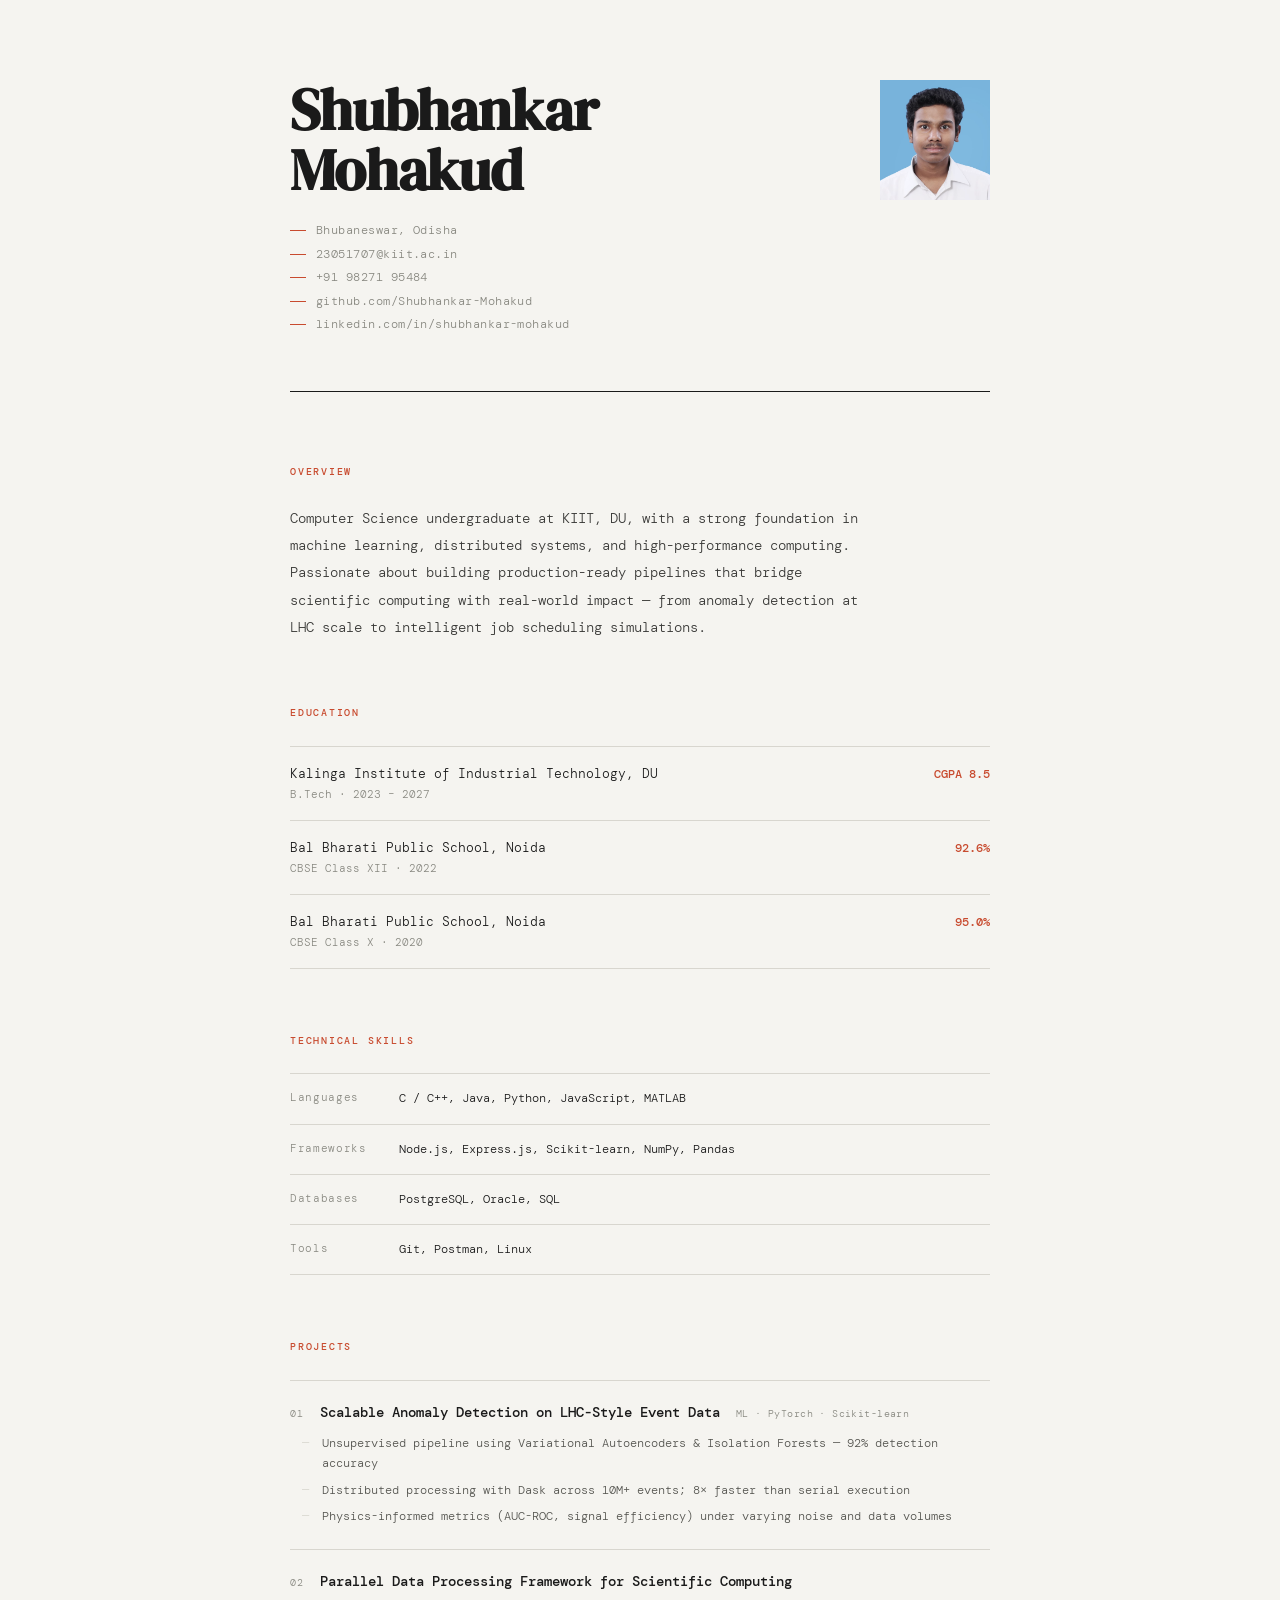
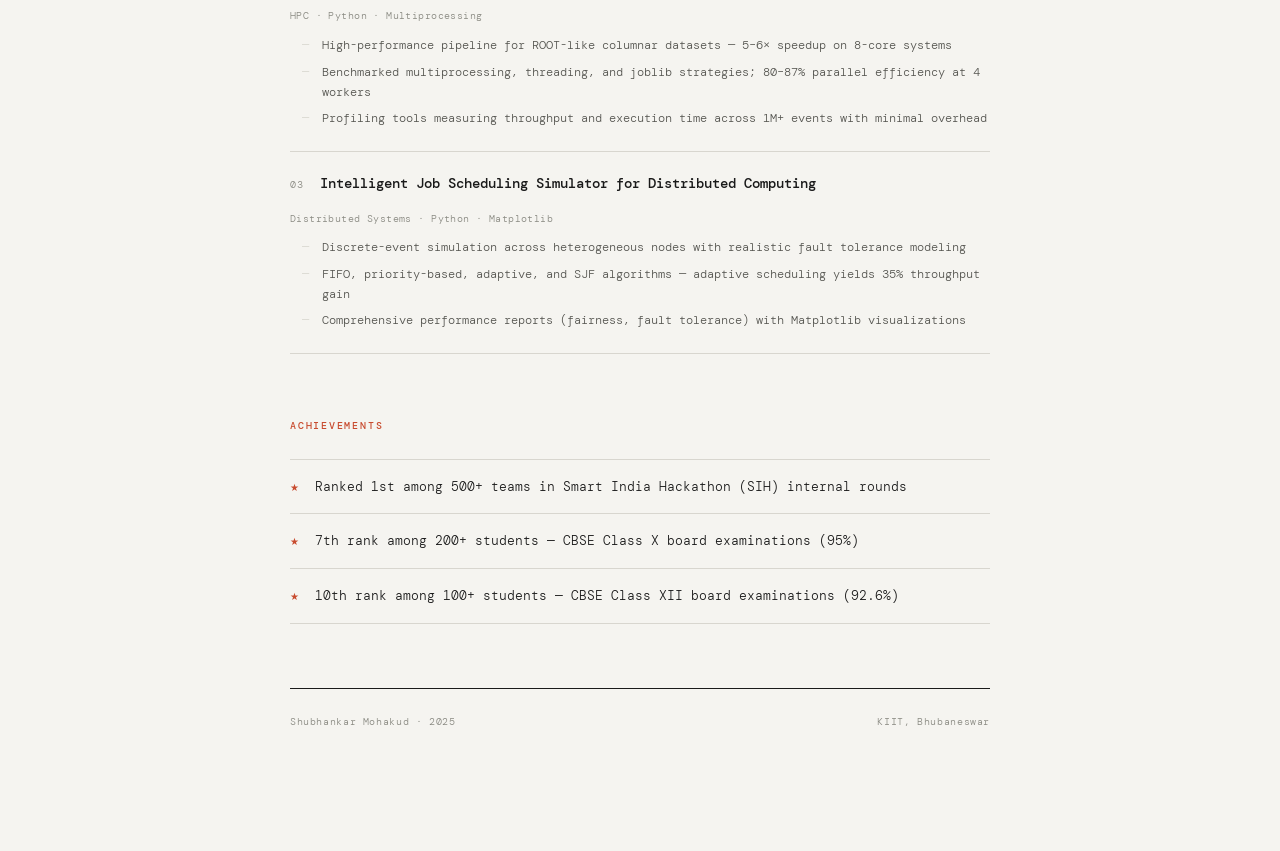
<file: L11/index.html>
<!DOCTYPE html>
<html lang="en">
<head>
  <meta charset="UTF-8">
  <meta name="viewport" content="width=device-width, initial-scale=1.0">
  <title>Shubhankar Mohakud — Portfolio</title>
  <link rel="stylesheet" href="style.css">
</head>
<body>
  <div class="page">

    <!-- HEADER -->
    <header>
      <div class="header-text">
        <h1 class="name">Shubhankar<br>Mohakud</h1>
        <div class="header-meta">
          <span>Bhubaneswar, Odisha</span>
          <span><a href="mailto:23051707@kiit.ac.in">23051707@kiit.ac.in</a></span>
          <span>+91 98271 95484</span>
          <span><a href="https://github.com/Shubhankar-Mohakud" target="_blank">github.com/Shubhankar-Mohakud</a></span>
          <span><a href="https://www.linkedin.com/in/shubhankar-mohakud-63bba1261/" target="_blank">linkedin.com/in/shubhankar-mohakud</a></span>
        </div>
      </div>
      <div class="photo-frame">
        <img src="[data-uri]" alt="Shubhankar Mohakud">
      </div>
    </header>

    <!-- OVERVIEW -->
    <section>
      <p class="section-label">Overview</p>
      <p class="overview-text">
        Computer Science undergraduate at KIIT, DU, with a strong foundation in machine learning, 
        distributed systems, and high-performance computing. Passionate about building production-ready 
        pipelines that bridge scientific computing with real-world impact — from anomaly detection at 
        LHC scale to intelligent job scheduling simulations.
      </p>
    </section>

    <!-- EDUCATION -->
    <section>
      <p class="section-label">Education</p>
      <ul class="edu-list">
        <li class="edu-item">
          <div>
            <div class="edu-name">Kalinga Institute of Industrial Technology, DU</div>
            <div class="edu-year">B.Tech · 2023 – 2027</div>
          </div>
          <div class="edu-grade">CGPA 8.5</div>
        </li>
        <li class="edu-item">
          <div>
            <div class="edu-name">Bal Bharati Public School, Noida</div>
            <div class="edu-year">CBSE Class XII · 2022</div>
          </div>
          <div class="edu-grade">92.6%</div>
        </li>
        <li class="edu-item">
          <div>
            <div class="edu-name">Bal Bharati Public School, Noida</div>
            <div class="edu-year">CBSE Class X · 2020</div>
          </div>
          <div class="edu-grade">95.0%</div>
        </li>
      </ul>
    </section>

    <!-- SKILLS -->
    <section>
      <p class="section-label">Technical Skills</p>
      <div class="skills-grid">
        <div class="skill-row">
          <span class="skill-key">Languages</span>
          <span class="skill-val">C / C++, Java, Python, JavaScript, MATLAB</span>
        </div>
        <div class="skill-row">
          <span class="skill-key">Frameworks</span>
          <span class="skill-val">Node.js, Express.js, Scikit-learn, NumPy, Pandas</span>
        </div>
        <div class="skill-row">
          <span class="skill-key">Databases</span>
          <span class="skill-val">PostgreSQL, Oracle, SQL</span>
        </div>
        <div class="skill-row">
          <span class="skill-key">Tools</span>
          <span class="skill-val">Git, Postman, Linux</span>
        </div>
      </div>
    </section>

    <!-- PROJECTS -->
    <section>
      <p class="section-label">Projects</p>
      <ol class="project-list">
        <li class="project-item">
          <div class="project-header">
            <span class="project-num">01</span>
            <a class="project-title" href="https://github.com/Shubhankar-Mohakud/LHC-Anamoly-Detection" target="_blank">
              Scalable Anomaly Detection on LHC-Style Event Data
            </a>
            <span class="project-tags">ML · PyTorch · Scikit-learn</span>
          </div>
          <ul class="project-bullets">
            <li>Unsupervised pipeline using Variational Autoencoders &amp; Isolation Forests — 92% detection accuracy</li>
            <li>Distributed processing with Dask across 10M+ events; 8× faster than serial execution</li>
            <li>Physics-informed metrics (AUC-ROC, signal efficiency) under varying noise and data volumes</li>
          </ul>
        </li>
        <li class="project-item">
          <div class="project-header">
            <span class="project-num">02</span>
            <a class="project-title" href="https://github.com/Shubhankar-Mohakud/Parallel-Data-Processing-Framework" target="_blank">
              Parallel Data Processing Framework for Scientific Computing
            </a>
            <span class="project-tags">HPC · Python · Multiprocessing</span>
          </div>
          <ul class="project-bullets">
            <li>High-performance pipeline for ROOT-like columnar datasets — 5–6× speedup on 8-core systems</li>
            <li>Benchmarked multiprocessing, threading, and joblib strategies; 80–87% parallel efficiency at 4 workers</li>
            <li>Profiling tools measuring throughput and execution time across 1M+ events with minimal overhead</li>
          </ul>
        </li>
        <li class="project-item">
          <div class="project-header">
            <span class="project-num">03</span>
            <a class="project-title" href="https://github.com/Shubhankar-Mohakud/Job-Scheduling-Simulator-for-Distributed-Computing" target="_blank">
              Intelligent Job Scheduling Simulator for Distributed Computing
            </a>
            <span class="project-tags">Distributed Systems · Python · Matplotlib</span>
          </div>
          <ul class="project-bullets">
            <li>Discrete-event simulation across heterogeneous nodes with realistic fault tolerance modeling</li>
            <li>FIFO, priority-based, adaptive, and SJF algorithms — adaptive scheduling yields 35% throughput gain</li>
            <li>Comprehensive performance reports (fairness, fault tolerance) with Matplotlib visualizations</li>
          </ul>
        </li>
      </ol>
    </section>

    <!-- ACHIEVEMENTS -->
    <section>
      <p class="section-label">Achievements</p>
      <ul class="achievement-list">
        <li>Ranked 1st among 500+ teams in Smart India Hackathon (SIH) internal rounds</li>
        <li>7th rank among 200+ students — CBSE Class X board examinations (95%)</li>
        <li>10th rank among 100+ students — CBSE Class XII board examinations (92.6%)</li>
      </ul>
    </section>

    <footer>
      <span>Shubhankar Mohakud · 2025</span>
      <span>KIIT, Bhubaneswar</span>
    </footer>

  </div>
</body>
</html>
</file>
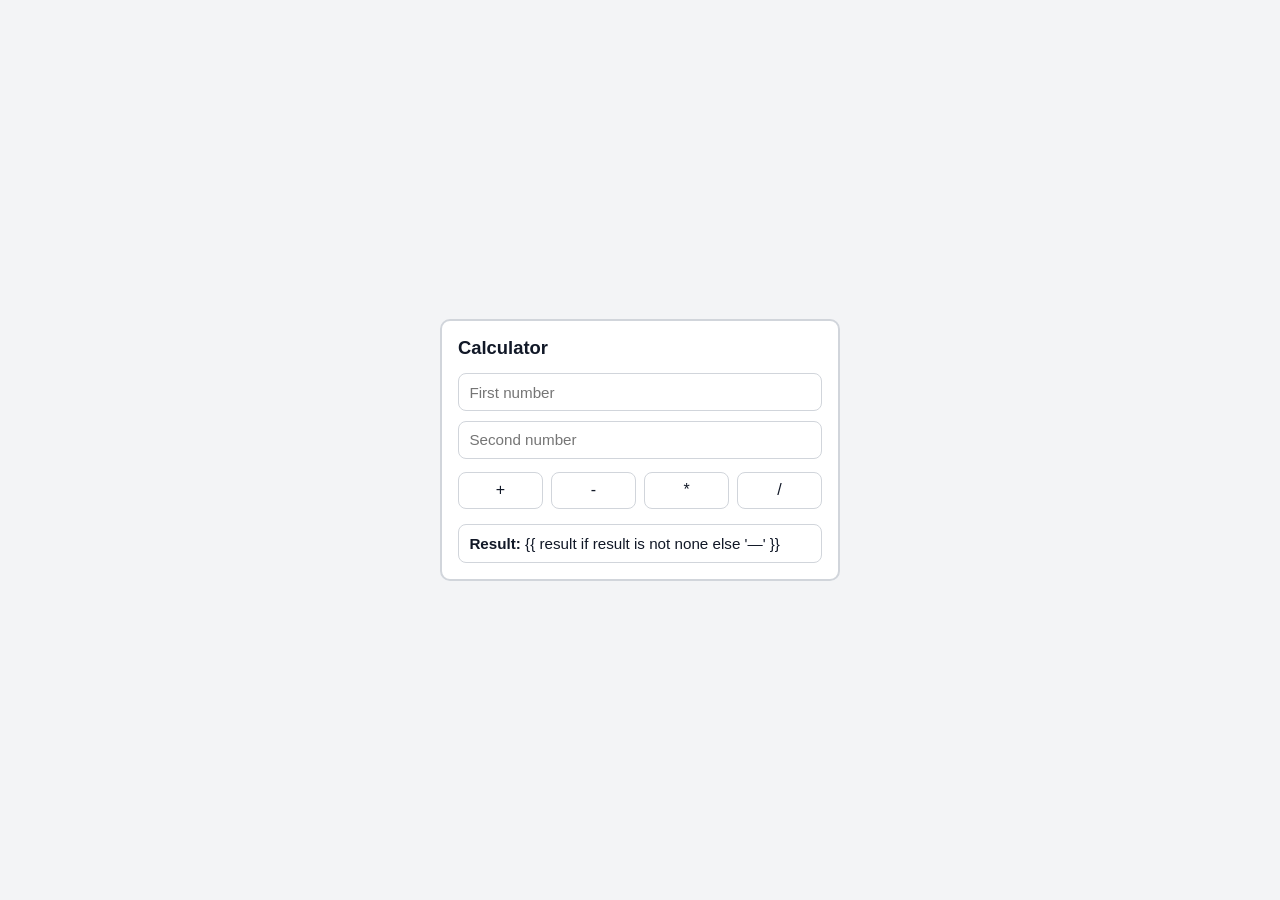
<file: L12/templates/index.html>
<!DOCTYPE html>
<html lang="en">
<head>
    <meta charset="UTF-8">
    <meta name="viewport" content="width=device-width, initial-scale=1.0">
    <title>Flask Calculator</title>
    <style>
        :root {
            --bg: #f3f4f6;
            --card: #ffffff;
            --text: #111827;
            --border: #d1d5db;
        }

        * {
            box-sizing: border-box;
        }

        body {
            margin: 0;
            min-height: 100vh;
            display: grid;
            place-items: center;
            font-family: "Segoe UI", Tahoma, Geneva, Verdana, sans-serif;
            background: var(--bg);
            color: var(--text);
            padding: 1rem;
        }

        .card {
            width: min(100%, 400px);
            background: var(--card);
            border: 2px solid var(--border);
            border-radius: 10px;
            padding: 1rem;
        }

        h2 {
            margin: 0 0 0.9rem;
            font-size: 1.15rem;
            font-weight: 600;
        }

        .inputs {
            display: grid;
            grid-template-columns: 1fr;
            gap: 0.6rem;
            margin-bottom: 0.8rem;
        }

        input[type="number"] {
            width: 100%;
            border: 1px solid var(--border);
            border-radius: 8px;
            padding: 0.6rem 0.65rem;
            font-size: 0.95rem;
            color: var(--text);
            background: #fff;
            outline: none;
            appearance: textfield;
        }

        input[type="number"]::-webkit-outer-spin-button,
        input[type="number"]::-webkit-inner-spin-button {
            -webkit-appearance: none;
            margin: 0;
        }

        .operations {
            display: grid;
            grid-template-columns: repeat(4, 1fr);
            gap: 0.5rem;
        }

        button {
            border: 1px solid var(--border);
            background: #fff;
            color: var(--text);
            border-radius: 8px;
            padding: 0.55rem 0;
            font-size: 1rem;
            cursor: pointer;
        }

        .result {
            margin-top: 0.9rem;
            padding: 0.65rem;
            border-radius: 8px;
            background: #fff;
            border: 1px solid var(--border);
            font-size: 0.95rem;
        }

        .result strong {
            font-weight: 600;
        }
    </style>
</head>
<body>
    <main class="card">
        <h2>Calculator</h2>

        <form method="POST">
            <div class="inputs">
                <input type="number" name="num1" step="any" required placeholder="First number">
                <input type="number" name="num2" step="any" required placeholder="Second number">
            </div>

            <div class="operations">
                <button type="submit" name="operation" value="add">+</button>
                <button type="submit" name="operation" value="subtract">-</button>
                
                <button type="submit" name="operation" value="multiply">*</button>
                <button type="submit" name="operation" value="divide">/</button>
            </div>
        </form>

        <div class="result"><strong>Result:</strong> {{ result if result is not none else '—' }}</div>
    </main>
</body>
</html>
</file>
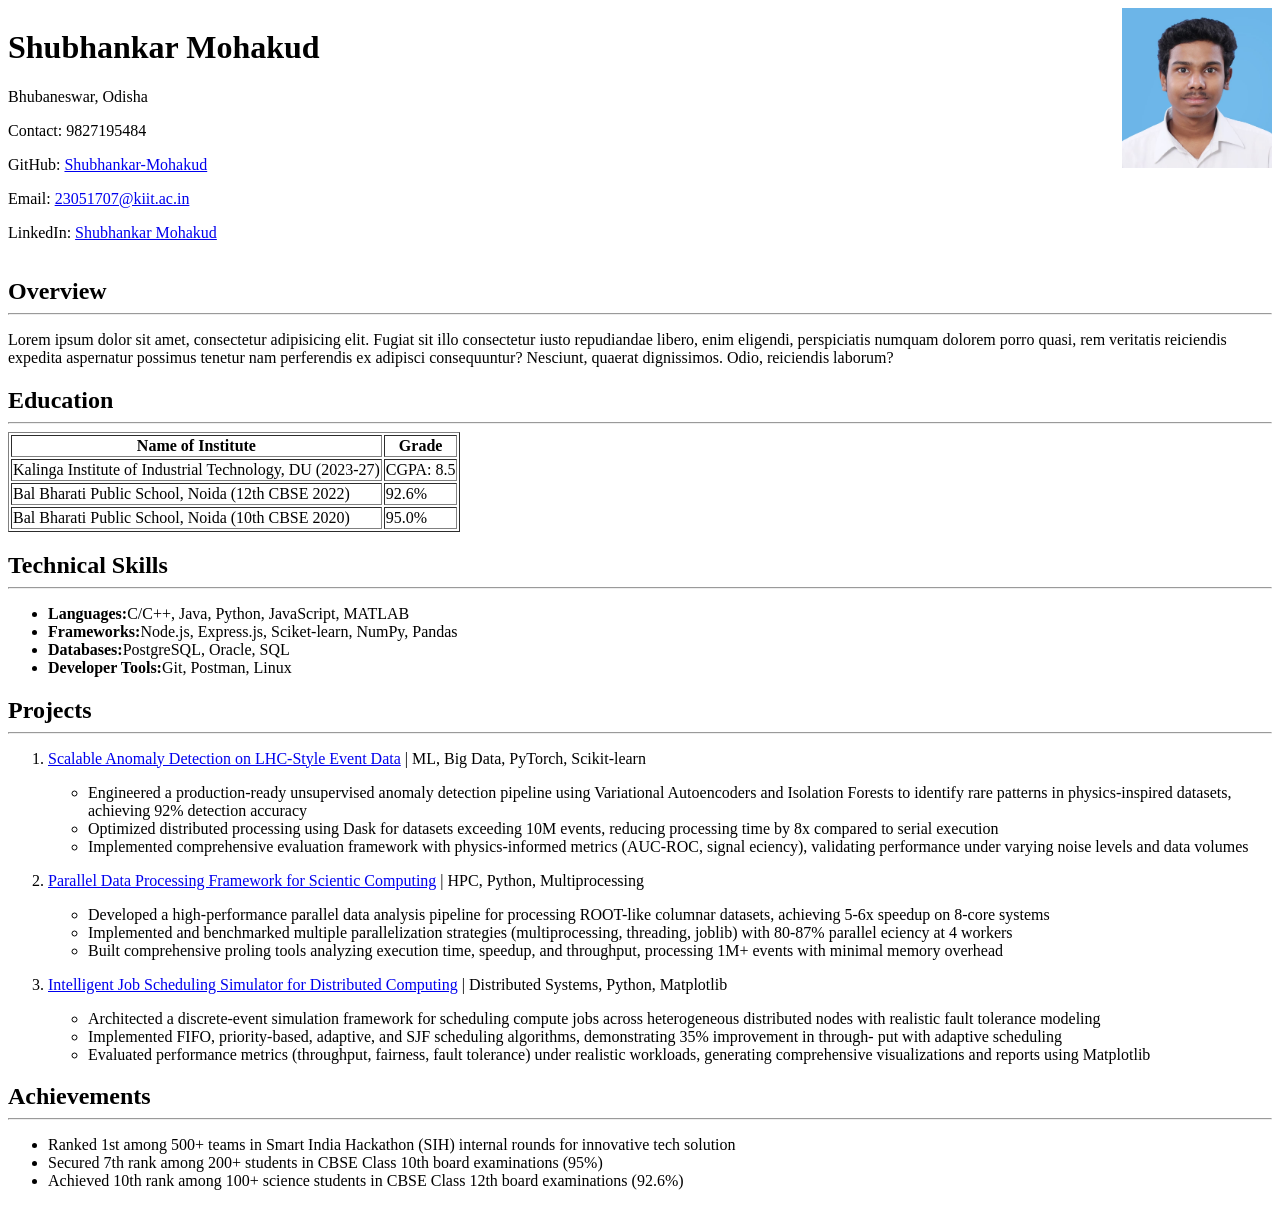
<file: L10/resume.html>
<!DOCTYPE html>
<html lang="en">
<head>
    <meta charset="UTF-8">
    <meta name="viewport" content="width=device-width, initial-scale=1.0">
    <title>Resume</title>
    <style>
        h2{
            margin-bottom: 0;
        }
        hr{
            margin-bottom: 2;
        }
        .container{
            display: flex;
            justify-content: space-between;
            margin-top: 0;
            margin-bottom: 0;
            padding-top: 0;
            padding-bottom: 0;
        }
    </style>
</head>
<body>
    <div class="container">
        <div class="box1">
            <h1>Shubhankar Mohakud</h1>
            <p>Bhubaneswar, Odisha</p>
            <p>Contact: 9827195484</p>
            <p>GitHub: <a href="https://github.com/Shubhankar-Mohakud">Shubhankar-Mohakud</a></p>
            <p>Email: <a href="23051707@kiit.ac.in">23051707@kiit.ac.in</a></p>
            <p>LinkedIn: <a href="https://www.linkedin.com/in/shubhankar-mohakud-63bba1261/">Shubhankar Mohakud</a></p>
        </div>
        <div class="box2">
            <img src="profile.jpg" alt="profile pic" width="150" height="160">
        </div>
    </div>
    
    <div>
        <h2>Overview</h2>
        <hr>
        <p>Lorem ipsum dolor sit amet, consectetur adipisicing elit. Fugiat sit illo consectetur iusto repudiandae libero, enim eligendi, perspiciatis numquam dolorem porro quasi, rem veritatis reiciendis expedita aspernatur possimus tenetur nam perferendis ex adipisci consequuntur? Nesciunt, quaerat dignissimos. Odio, reiciendis laborum?</p>
        
        <h2>Education</h2>
        <hr>
        <table border="1">
            <thead>
                <th>Name of Institute</th>
                <th>Grade</th>
            </thead>
            <tbody>
                <tr>
                    <td>Kalinga Institute of Industrial Technology, DU (2023-27)</td>
                    <td>CGPA: 8.5</td>
                </tr>
                <tr>
                    <td>Bal Bharati Public School, Noida (12th CBSE 2022)</td>
                    <td>92.6%</td>
                </tr>
                <tr>
                    <td>Bal Bharati Public School, Noida (10th CBSE 2020)</td>
                    <td>95.0%</td>
                </tr>
            </tbody>
        </table>
        
        <h2>Technical Skills</h2>
        <hr>
        <ul>
            <li><strong>Languages:</strong>C/C++, Java, Python, JavaScript, MATLAB</li>
            <li><strong>Frameworks:</strong>Node.js, Express.js, Sciket-learn, NumPy, Pandas</li>
            <li><strong>Databases:</strong>PostgreSQL, Oracle, SQL</li>
            <li><strong>Developer Tools:</strong>Git, Postman, Linux</li>
        </ul>
        <h2>Projects</h2>
        <hr>
        <ol>
            <li>
                <p><a href="https://github.com/Shubhankar-Mohakud/LHC-Anamoly-Detection">Scalable Anomaly Detection on LHC-Style Event Data</a> | ML, Big Data, PyTorch, Scikit-learn</p>
        <ul>
            <li>Engineered a production-ready unsupervised anomaly detection pipeline using Variational Autoencoders and Isolation
Forests to identify rare patterns in physics-inspired datasets, achieving 92% detection accuracy</li>
            <li>Optimized distributed processing using Dask for datasets exceeding 10M events, reducing processing time by 8x compared
to serial execution</li>
            <li>Implemented comprehensive evaluation framework with physics-informed metrics (AUC-ROC, signal eciency), validating
performance under varying noise levels and data volumes</li>
        </ul>
            </li>
            <li>
                <p><a href="https://github.com/Shubhankar-Mohakud/Parallel-Data-Processing-Framework">Parallel Data Processing Framework for Scientic Computing</a> | HPC, Python, Multiprocessing</p>
                <ul>
                    <li>Developed a high-performance parallel data analysis pipeline for processing ROOT-like columnar datasets, achieving 5-6x
speedup on 8-core systems</li>
                    <li>Implemented and benchmarked multiple parallelization strategies (multiprocessing, threading, joblib) with 80-87% parallel
eciency at 4 workers</li>
                    <li>Built comprehensive proling tools analyzing execution time, speedup, and throughput, processing 1M+ events with
minimal memory overhead</li>
                </ul>
            </li>
            <li>
                <p><a href="https://github.com/Shubhankar-Mohakud/Job-Scheduling-Simulator-for-Distributed-Computing">Intelligent Job Scheduling Simulator for Distributed Computing</a> | Distributed Systems, Python, Matplotlib</p>
                <ul>
                    <li>Architected a discrete-event simulation framework for scheduling compute jobs across heterogeneous distributed nodes with
    realistic fault tolerance modeling</li>
                    <li>Implemented FIFO, priority-based, adaptive, and SJF scheduling algorithms, demonstrating 35% improvement in through-
    put with adaptive scheduling</li>
                    <li>Evaluated performance metrics (throughput, fairness, fault tolerance) under realistic workloads, generating comprehensive
    visualizations and reports using Matplotlib</li>
                </ul>
            </li>
            
        </ol>
        <h2>Achievements</h2>
        <hr>
        <ul>
            <li>Ranked 1st among 500+ teams in Smart India Hackathon (SIH) internal rounds for innovative tech solution</li>
            <li>Secured 7th rank among 200+ students in CBSE Class 10th board examinations (95%)</li>
            <li>Achieved 10th rank among 100+ science students in CBSE Class 12th board examinations (92.6%)</li>
        </ul>
    </div>
</body>
</html>
</file>
<file: L11/style.css>
@import url('https://fonts.googleapis.com/css2?family=DM+Serif+Display:ital@0;1&family=DM+Mono:wght@300;400;500&display=swap');

*, *::before, *::after {
  box-sizing: border-box;
  margin: 0;
  padding: 0;
}

:root {
  --bg: #f5f4f0;
  --ink: #1a1a1a;
  --muted: #888880;
  --accent: #c84b2f;
  --rule: #d8d6cf;
  --white: #ffffff;
}

html {
  font-size: 16px;
  scroll-behavior: smooth;
}

body {
  background-color: var(--bg);
  color: var(--ink);
  font-family: 'DM Mono', monospace;
  font-weight: 300;
  line-height: 1.7;
  min-height: 100vh;
}

/* ── LAYOUT ── */
.page {
  max-width: 780px;
  margin: 0 auto;
  padding: 80px 40px 120px;
}

/* ── HEADER ── */
header {
  display: grid;
  grid-template-columns: 1fr auto;
  align-items: start;
  gap: 40px;
  padding-bottom: 56px;
  border-bottom: 1px solid var(--ink);
  margin-bottom: 72px;
}

.header-text {}

.name {
  font-family: 'DM Serif Display', serif;
  font-size: clamp(2.4rem, 5vw, 3.6rem);
  line-height: 1.05;
  letter-spacing: -0.02em;
  margin-bottom: 20px;
  color: var(--ink);
}

.header-meta {
  display: flex;
  flex-direction: column;
  gap: 4px;
  font-size: 0.72rem;
  color: var(--muted);
  letter-spacing: 0.04em;
}

.header-meta a {
  color: var(--muted);
  text-decoration: none;
  transition: color 0.2s;
}

.header-meta a:hover {
  color: var(--accent);
}

.header-meta span {
  display: flex;
  align-items: center;
  gap: 10px;
}

.header-meta span::before {
  content: '';
  display: inline-block;
  width: 16px;
  height: 1px;
  background: var(--accent);
  flex-shrink: 0;
}

.photo-frame {
  width: 110px;
  height: 120px;
  overflow: hidden;
  filter: grayscale(20%);
}

.photo-frame img {
  width: 100%;
  height: 100%;
  object-fit: cover;
  object-position: top center;
  display: block;
}

/* ── SECTIONS ── */
section {
  margin-bottom: 64px;
}

.section-label {
  font-size: 0.62rem;
  font-weight: 500;
  letter-spacing: 0.18em;
  text-transform: uppercase;
  color: var(--accent);
  margin-bottom: 24px;
}

/* ── OVERVIEW ── */
.overview-text {
  font-size: 0.9rem;
  color: #3a3a38;
  max-width: 580px;
  line-height: 1.9;
}

/* ── EDUCATION ── */
.edu-list {
  list-style: none;
  display: flex;
  flex-direction: column;
  gap: 0;
}

.edu-item {
  display: grid;
  grid-template-columns: 1fr auto;
  align-items: baseline;
  gap: 20px;
  padding: 16px 0;
  border-bottom: 1px solid var(--rule);
  font-size: 0.8rem;
}

.edu-item:first-child {
  border-top: 1px solid var(--rule);
}

.edu-name {
  color: var(--ink);
}

.edu-year {
  color: var(--muted);
  font-size: 0.7rem;
  white-space: nowrap;
}

.edu-grade {
  font-weight: 500;
  color: var(--accent);
  font-size: 0.75rem;
  white-space: nowrap;
  text-align: right;
}

/* ── SKILLS ── */
.skills-grid {
  display: grid;
  grid-template-columns: auto 1fr;
  gap: 0;
}

.skill-row {
  display: contents;
}

.skill-row > * {
  padding: 14px 0;
  border-bottom: 1px solid var(--rule);
  font-size: 0.78rem;
}

.skill-row:first-child > * {
  border-top: 1px solid var(--rule);
}

.skill-key {
  color: var(--muted);
  font-size: 0.68rem;
  letter-spacing: 0.06em;
  padding-right: 32px;
  white-space: nowrap;
}

.skill-val {
  color: var(--ink);
}

/* ── PROJECTS ── */
.project-list {
  list-style: none;
  display: flex;
  flex-direction: column;
  gap: 0;
}

.project-item {
  padding: 22px 0;
  border-bottom: 1px solid var(--rule);
}

.project-item:first-child {
  border-top: 1px solid var(--rule);
}

.project-header {
  display: flex;
  align-items: baseline;
  gap: 16px;
  margin-bottom: 10px;
  flex-wrap: wrap;
}

.project-num {
  font-size: 0.62rem;
  color: var(--muted);
  letter-spacing: 0.1em;
  flex-shrink: 0;
}

.project-title {
  font-size: 0.85rem;
  font-weight: 500;
  color: var(--ink);
  text-decoration: none;
  transition: color 0.2s;
  line-height: 1.4;
}

.project-title:hover {
  color: var(--accent);
}

.project-tags {
  font-size: 0.65rem;
  color: var(--muted);
  letter-spacing: 0.04em;
  flex-shrink: 0;
}

.project-bullets {
  list-style: none;
  padding-left: 32px;
  display: flex;
  flex-direction: column;
  gap: 6px;
}

.project-bullets li {
  font-size: 0.75rem;
  color: #555550;
  line-height: 1.7;
  position: relative;
}

.project-bullets li::before {
  content: '—';
  position: absolute;
  left: -20px;
  color: var(--rule);
}

/* ── ACHIEVEMENTS ── */
.achievement-list {
  list-style: none;
  display: flex;
  flex-direction: column;
  gap: 0;
}

.achievement-list li {
  padding: 16px 0;
  border-bottom: 1px solid var(--rule);
  font-size: 0.8rem;
  color: var(--ink);
  display: flex;
  align-items: baseline;
  gap: 16px;
}

.achievement-list li:first-child {
  border-top: 1px solid var(--rule);
}

.achievement-list li::before {
  content: '★';
  color: var(--accent);
  font-size: 0.6rem;
  flex-shrink: 0;
}

/* ── FOOTER ── */
footer {
  border-top: 1px solid var(--ink);
  padding-top: 24px;
  display: flex;
  justify-content: space-between;
  align-items: center;
  font-size: 0.65rem;
  color: var(--muted);
  letter-spacing: 0.06em;
}

/* ── FADE IN ── */
@keyframes fadeUp {
  from { opacity: 0; transform: translateY(18px); }
  to   { opacity: 1; transform: translateY(0); }
}

header, section {
  animation: fadeUp 0.6s ease both;
}

section:nth-child(1) { animation-delay: 0.05s; }
section:nth-child(2) { animation-delay: 0.10s; }
section:nth-child(3) { animation-delay: 0.15s; }
section:nth-child(4) { animation-delay: 0.20s; }
section:nth-child(5) { animation-delay: 0.25s; }

/* ── RESPONSIVE ── */
@media (max-width: 560px) {
  .page { padding: 48px 24px 80px; }
  header { grid-template-columns: 1fr; }
  .photo-frame { width: 90px; height: 100px; order: -1; }
  .skills-grid { grid-template-columns: 1fr; }
  .skill-key { border-bottom: none; padding-bottom: 0; }
}
</file>
